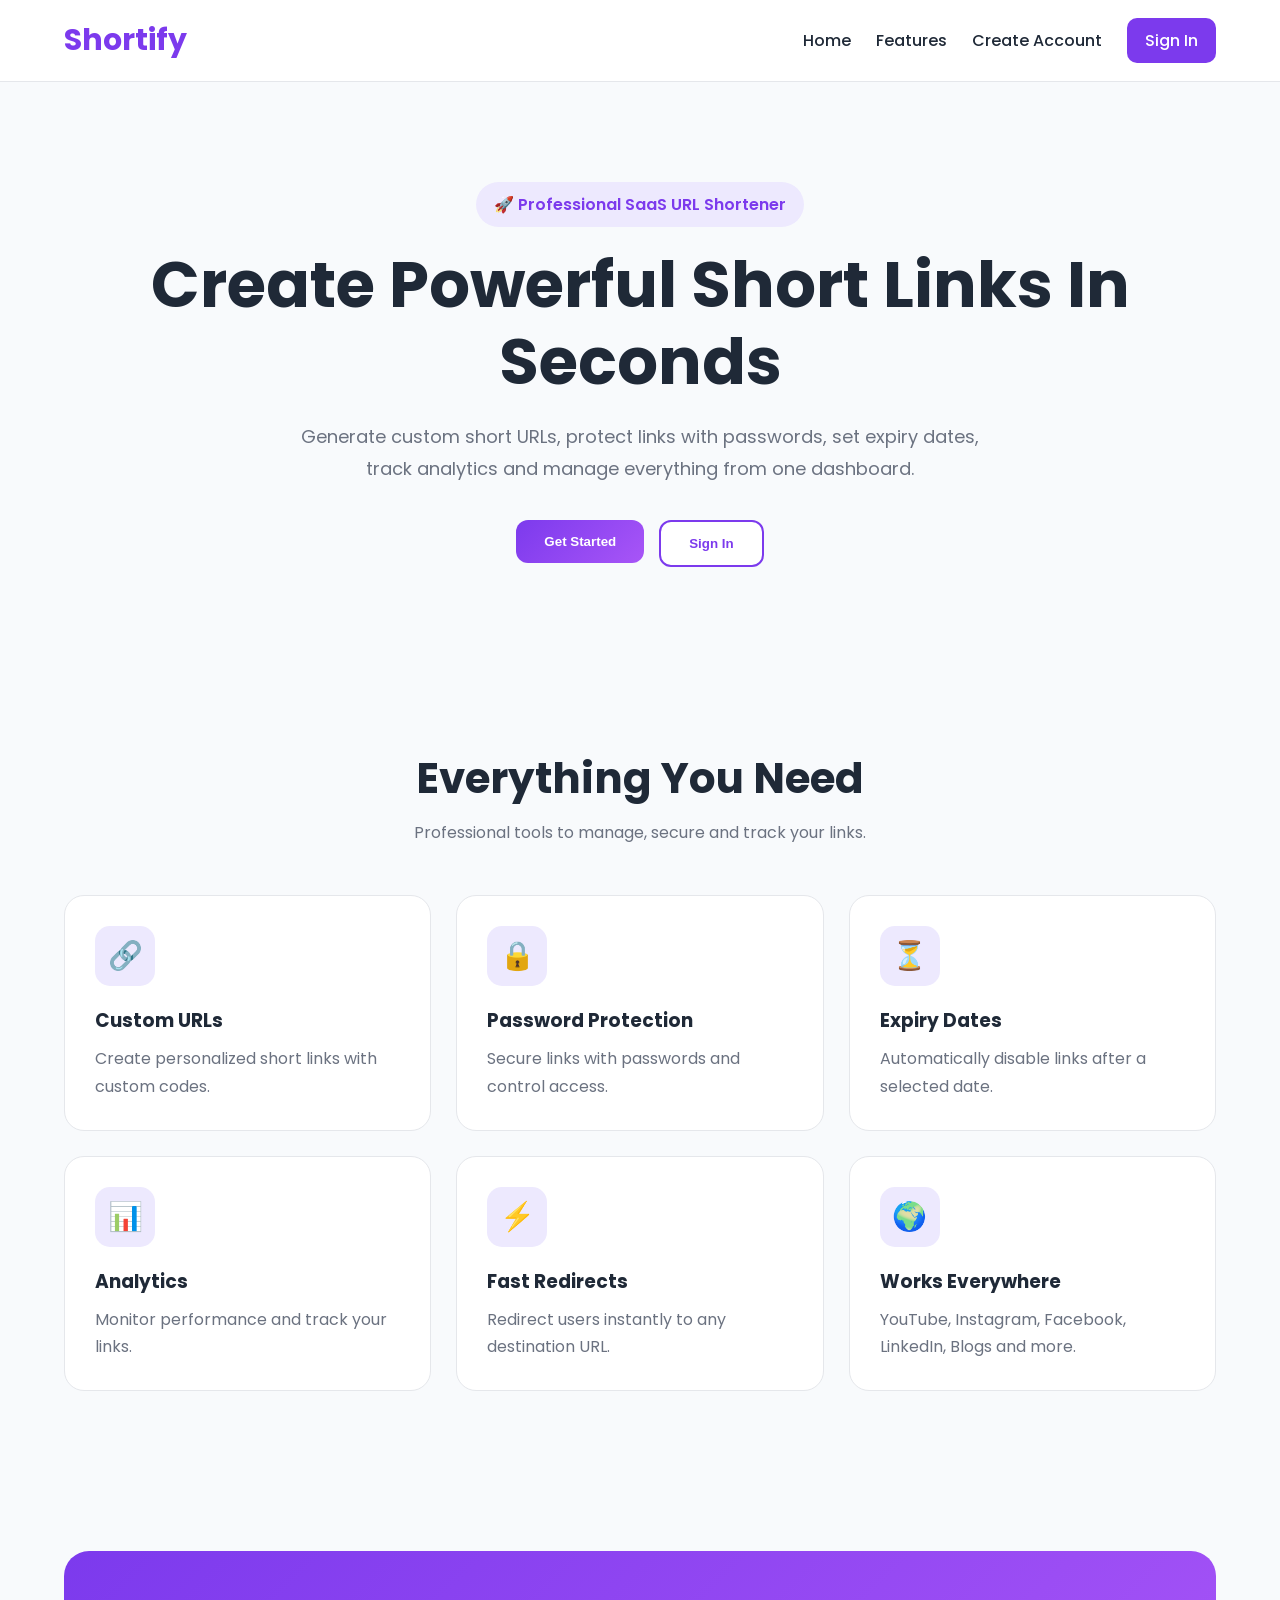
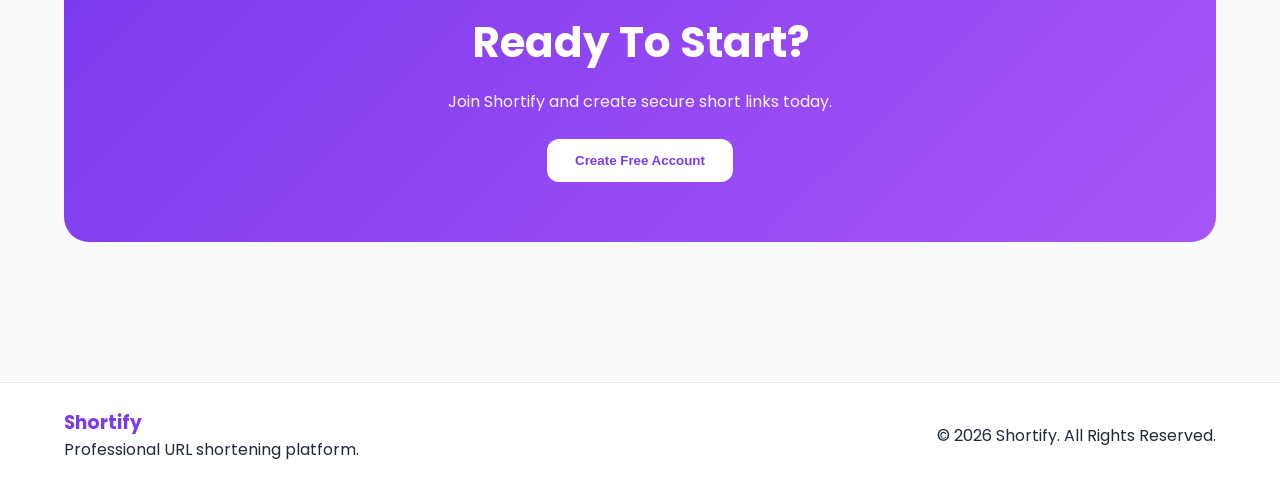
<file: index.html>
<!DOCTYPE html>

<html lang="en">

<head>

<meta charset="UTF-8">

<meta name="viewport"
content="width=device-width, initial-scale=1.0">

<title>Shortify - Professional URL Shortener</title>

<link rel="icon"
href="assets/favicon.ico">

<link rel="preconnect"
href="https://fonts.googleapis.com">

<link rel="preconnect"
href="https://fonts.gstatic.com"
crossorigin>

<link href="https://fonts.googleapis.com/css2?family=Poppins:wght@300;400;500;600;700;800&display=swap"
rel="stylesheet">

<link rel="stylesheet"
href="css/style.css">

</head>

<body>

<!-- ======================
     NAVBAR
====================== -->

<nav class="navbar">

 
<div class="container nav-content">

    <div class="logo">

        Shortify

    </div>

    <div class="nav-links">

        <a href="#home">
            Home
        </a>

        <a href="#features">
            Features
        </a>

        <a href="signup.html">
            Create Account
        </a>

        <a href="login.html"
        class="nav-btn">

            Sign In

        </a>

    </div>

    <div class="mobile-menu-btn"
    id="mobileMenuBtn">

        ☰

    </div>

</div>
 

</nav>

<!-- ======================
     MOBILE MENU
====================== -->

<div class="mobile-menu"
id="mobileMenu">

 
<a href="#home">
    Home
</a>

<a href="#features">
    Features
</a>

 <a href="/signup.html">
    Create Account
</a>

<a href="/login.html">
    Sign In
</a>
 

</div>

<!-- ======================
     HERO SECTION
====================== -->

<section class="hero"
id="home">

 
<div class="container">

    <div class="hero-content">

        <span class="hero-badge">

            🚀 Professional SaaS URL Shortener

        </span>

        <h1>

            Create Powerful
            Short Links
            In Seconds

        </h1>

        <p>

            Generate custom short URLs,
            protect links with passwords,
            set expiry dates,
            track analytics and manage
            everything from one dashboard.

        </p>

        <div class="hero-buttons">

            <a href="signup.html">

                <button
                class="btn btn-primary">

                    Get Started

                </button>

            </a>

            <a href="login.html">

                <button
                class="btn btn-outline">

                    Sign In

                </button>

            </a>

        </div>

    </div>

</div>
 

</section>

<!-- ======================
     FEATURES
====================== -->

<section class="features"
id="features">

 
<div class="container">

    <div class="section-header">

        <h2>

            Everything You Need

        </h2>

        <p>

            Professional tools to manage,
            secure and track your links.

        </p>

    </div>

    <div class="feature-grid">

        <div class="feature-card">

            <div class="feature-icon">

                🔗

            </div>

            <h3>

                Custom URLs

            </h3>

            <p>

                Create personalized
                short links with custom
                codes.

            </p>

        </div>

        <div class="feature-card">

            <div class="feature-icon">

                🔒

            </div>

            <h3>

                Password Protection

            </h3>

            <p>

                Secure links with
                passwords and control
                access.

            </p>

        </div>

        <div class="feature-card">

            <div class="feature-icon">

                ⏳

            </div>

            <h3>

                Expiry Dates

            </h3>

            <p>

                Automatically disable
                links after a selected
                date.

            </p>

        </div>

        <div class="feature-card">

            <div class="feature-icon">

                📊

            </div>

            <h3>

                Analytics

            </h3>

            <p>

                Monitor performance
                and track your links.

            </p>

        </div>

        <div class="feature-card">

            <div class="feature-icon">

                ⚡

            </div>

            <h3>

                Fast Redirects

            </h3>

            <p>

                Redirect users instantly
                to any destination URL.

            </p>

        </div>

        <div class="feature-card">

            <div class="feature-icon">

                🌍

            </div>

            <h3>

                Works Everywhere

            </h3>

            <p>

                YouTube, Instagram,
                Facebook, LinkedIn,
                Blogs and more.

            </p>

        </div>

    </div>

</div>
 

</section>

<!-- ======================
     CTA SECTION
====================== -->

<section class="cta">

 
<div class="container">

    <div class="cta-box">

        <h2>

            Ready To Start?

        </h2>

        <p>

            Join Shortify and create
            secure short links today.

        </p>

        <a href="signup.html">

            <button
            class="btn btn-primary">

                Create Free Account

            </button>

        </a>

    </div>

</div>
 

</section>

<!-- ======================
     FOOTER
====================== -->

<footer class="footer">

 
<div class="container">

    <div class="footer-content">

        <div>

            <h3>

                Shortify

            </h3>

            <p>

                Professional URL
                shortening platform.

            </p>

        </div>

        <div>

            © 2026 Shortify.
            All Rights Reserved.

        </div>

    </div>

</div>
 

</footer>

<!-- ======================
     MOBILE MENU SCRIPT
====================== -->

<script>

const menuBtn =
document.getElementById(
"mobileMenuBtn"
);

const mobileMenu =
document.getElementById(
"mobileMenu"
);

menuBtn.addEventListener(
"click",
()=>{

mobileMenu.classList.toggle(
"active"
);

});

</script>

</body>

</html>
</file>
<file: css/style.css>
/* ===================================
SHORTIFY GLOBAL STYLE.CSS
Landing Page + Common Components
=================================== */

:root{
--primary:#7C3AED;
--primary-dark:#5B21B6;
--secondary:#A855F7;

 
--white:#FFFFFF;
--bg:#F8FAFC;

--dark:#111827;
--dark-2:#1F2937;

--text:#1F2937;
--text-light:#6B7280;

--border:#E5E7EB;

--success:#10B981;
--danger:#EF4444;
 

}

*{
margin:0;
padding:0;
box-sizing:border-box;
}

html{
scroll-behavior:smooth;
}

body{
font-family:'Poppins',sans-serif;
background:var(--bg);
color:var(--text);
overflow-x:hidden;
}

/* ==========================
CONTAINER
========================== */

.container{
width:90%;
max-width:1200px;
margin:auto;
}

/* ==========================
NAVBAR
========================== */

.navbar{
position:sticky;
top:0;
z-index:1000;

 
background:rgba(255,255,255,.95);

backdrop-filter:blur(12px);

border-bottom:1px solid var(--border);
 

}

.nav-content{
display:flex;
justify-content:space-between;
align-items:center;
padding:18px 0;
}

.logo{
font-size:30px;
font-weight:700;
color:var(--primary);
}

.nav-links{
display:flex;
align-items:center;
gap:25px;
}

.nav-links a{
text-decoration:none;
color:var(--text);
font-weight:500;
transition:.3s;
}

.nav-links a:hover{
color:var(--primary);
}

.nav-btn{
background:var(--primary);
color:white !important;
padding:10px 18px;
border-radius:10px;
}

.nav-btn:hover{
background:var(--primary-dark);
}

.mobile-menu-btn{
display:none;
font-size:28px;
cursor:pointer;
}

/* ==========================
MOBILE MENU
========================== */

.mobile-menu{
display:none;
}

/* ==========================
HERO SECTION
========================== */

.hero{
padding:100px 0;
}

.hero-content{
text-align:center;
animation:fadeUp .8s ease;
}

.hero-badge{
display:inline-block;

 
background:#EDE9FE;

color:var(--primary);

padding:10px 18px;

border-radius:999px;

font-weight:600;

margin-bottom:20px;
 

}

.hero h1{
font-size:64px;
line-height:1.2;
margin-bottom:20px;
}

.hero p{
max-width:700px;
margin:auto;
color:var(--text-light);
line-height:1.8;
font-size:18px;
}

.hero-buttons{
margin-top:35px;

 
display:flex;

justify-content:center;

gap:15px;
 

}

/* ==========================
BUTTONS
========================== */

.btn{
border:none;

 
cursor:pointer;

padding:14px 28px;

border-radius:12px;

font-weight:600;

transition:.3s;
 

}

.btn-primary{

 
color:white;

background:
linear-gradient(
135deg,
var(--primary),
var(--secondary)
);
 

}

.btn-primary:hover{

 
transform:translateY(-2px);

box-shadow:
0 12px 30px
rgba(124,58,237,.30);
 

}

.btn-outline{

 
background:white;

border:2px solid var(--primary);

color:var(--primary);
 

}

.btn-outline:hover{

 
background:var(--primary);

color:white;
 

}

/* ==========================
FEATURES
========================== */

.features{
padding:80px 0;
}

.section-header{
text-align:center;
margin-bottom:50px;
}

.section-header h2{
font-size:42px;
margin-bottom:10px;
}

.section-header p{
color:var(--text-light);
}

.feature-grid{
display:grid;

 
grid-template-columns:
repeat(auto-fit,minmax(280px,1fr));

gap:25px;
 

}

.feature-card{

 
background:white;

border-radius:20px;

padding:30px;

border:1px solid var(--border);

transition:.3s;
 

}

.feature-card:hover{

 
transform:translateY(-8px);

box-shadow:
0 20px 40px
rgba(0,0,0,.08);
 

}

.feature-icon{

 
width:60px;
height:60px;

display:flex;

align-items:center;

justify-content:center;

border-radius:15px;

font-size:28px;

background:#EDE9FE;

margin-bottom:20px;
 

}

.feature-card h3{
margin-bottom:10px;
}

.feature-card p{
color:var(--text-light);
line-height:1.7;
}

/* ==========================
CTA
========================== */

.cta{
padding:80px 0;
}

.cta-box{

 
text-align:center;

background:
linear-gradient(
135deg,
var(--primary),
var(--secondary)
);

color:white;

padding:60px;

border-radius:25px;
 

}

.cta-box h2{

 
font-size:42px;

margin-bottom:15px;
 

}

.cta-box p{

 
margin-bottom:25px;

opacity:.95;
 

}

.cta-box .btn-primary{

 
background:white;

color:var(--primary);
 

}

/* ==========================
FOOTER
========================== */

.footer{

 
background:white;

border-top:1px solid var(--border);

margin-top:60px;
 

}

.footer-content{

 
display:flex;

justify-content:space-between;

align-items:center;

padding:25px 0;

gap:20px;
 

}

.footer h3{

 
color:var(--primary);
 

}

/* ==========================
COMMON UTILITIES
========================== */

.text-center{
text-align:center;
}

.hidden{
display:none;
}

/* ==========================
ANIMATION
========================== */

@keyframes fadeUp{

 
from{

    opacity:0;

    transform:translateY(30px);
}

to{

    opacity:1;

    transform:translateY(0);
}
 

}

/* ==========================
TABLET
========================== */

@media(max-width:992px){

 
.hero h1{
    font-size:50px;
}
 

}

/* ==========================
MOBILE
========================== */

@media(max-width:768px){

 
.nav-links{
    display:none;
}

.mobile-menu-btn{
    display:block;
}

.mobile-menu{

    display:none;

    flex-direction:column;

    background:white;

    border-top:1px solid var(--border);
}

.mobile-menu.active{
    display:flex;
}

.mobile-menu a{

    padding:15px;

    text-decoration:none;

    color:var(--text);

    border-bottom:
    1px solid var(--border);
}

.hero{

    padding:70px 0;
}

.hero h1{

    font-size:40px;
}

.hero p{

    font-size:16px;
}

.hero-buttons{

    flex-direction:column;
    align-items:center;
}

.hero-buttons .btn{

    width:100%;
    max-width:280px;
}

.section-header h2{

    font-size:32px;
}

.feature-grid{

    grid-template-columns:1fr;
}

.cta-box{

    padding:35px 20px;
}

.cta-box h2{

    font-size:30px;
}

.footer-content{

    flex-direction:column;

    text-align:center;
}
 

}

/* ==========================
SMALL MOBILE
========================== */

@media(max-width:480px){

 
.hero h1{

    font-size:34px;
}

.logo{

    font-size:26px;
}
 

}
</file>
